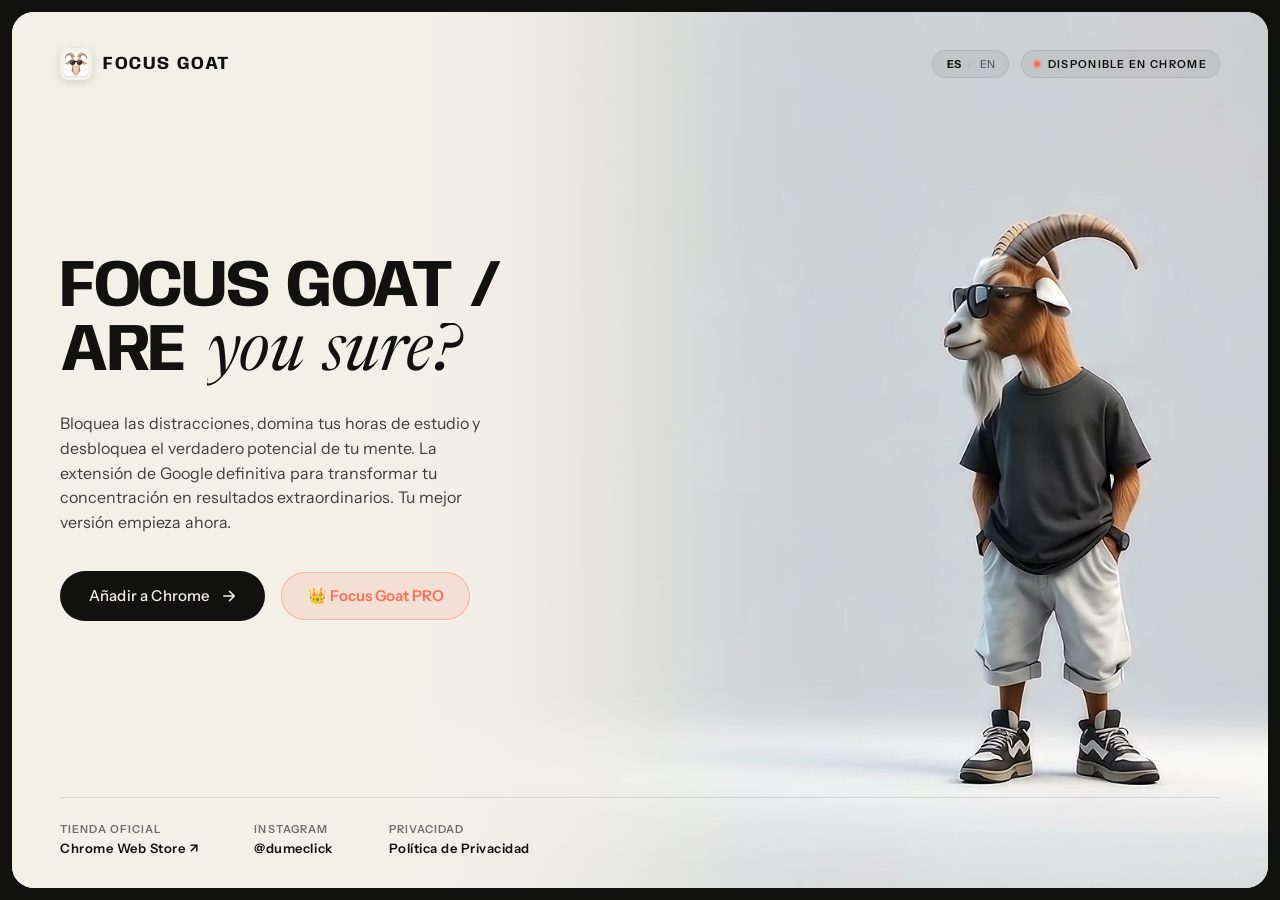
<file: index.html>
<!DOCTYPE html>
<html lang="es">
<head>
  <meta charset="UTF-8">
  <meta name="viewport" content="width=device-width, initial-scale=1.0">
  <title>Focus Goat — Extensión de Google para Concentración y Estudio</title>
  <meta name="description" content="Focus Goat: La extensión de Google definitiva para centrarse estudiando, eliminar distracciones y dominar tu productividad académica.">

  <!-- Fuentes tipográficas -->
  <link rel="preconnect" href="https://fonts.googleapis.com">
  <link rel="preconnect" href="https://fonts.gstatic.com" crossorigin>
  <link rel="stylesheet" href="https://fonts.googleapis.com/css2?family=Instrument+Sans:ital,wdth,wght@0,75..100,400..700&amp;display=swap">
  <link rel="stylesheet" href="https://fonts.googleapis.com/css2?family=Anybody:ital,wdth,wght@0,75..125,400..700&amp;display=swap">
  <link rel="stylesheet" href="https://fonts.googleapis.com/css2?family=Newsreader:ital,wght@1,400&amp;display=swap">

  <link rel="icon" type="image/png" href="media/logo.png">
  <link rel="stylesheet" href="style.css">
</head>
<body>

  <!-- Contenedor exterior con margen de 12px y radio de 22px -->
  <main class="hero-frame" id="hero">

    <!-- Capa multimedia: video en bucle de goat-animacion -->
    <div class="hero-media-container" aria-hidden="true">
      <video
        class="hero-video"
        autoplay
        muted
        loop
        playsinline
        webkit-playsinline
        poster="media/goat-poster.jpg"
        preload="auto"
      >
        <source src="media/goat-animacion.mp4" type="video/mp4">
        <source src="/media/goat-animacion.mp4" type="video/mp4">
      </video>
    </div>

    <!-- Fade marfil localizado exclusivamente detrás del texto izquierdo, sin lavar el resto del video -->
    <div class="hero-fade-scrim" aria-hidden="true"></div>

    <!-- Contenido editorial interactivo -->
    <div class="hero-content">

      <!-- Navegación mínima superior -->
      <header class="section-nav hero-nav">
        <div class="nav-brand">
          <img src="media/logo.png" alt="Focus Goat Logo" class="brand-logo-img">
          <span class="brand-name">FOCUS GOAT</span>
        </div>
        <div class="nav-meta">
          <div class="lang-switcher" role="group" aria-label="Selección de idioma">
            <button type="button" class="lang-btn is-active" data-lang="es">ES</button>
            <span class="lang-divider">/</span>
            <button type="button" class="lang-btn" data-lang="en">EN</button>
          </div>
          <span class="status-indicator">
            <span class="status-dot"></span>
            <span data-i18n="status">DISPONIBLE EN CHROME</span>
          </span>
        </div>
      </header>

      <!-- Bloque principal de texto a la izquierda -->
      <div class="hero-body">
        <div class="hero-editorial-block">
          <h1 class="section-title hero-title" data-stagger-text data-stagger-divide="word" data-stagger-delay="0.15">
            FOCUS GOAT /<br>
            ARE <em>you sure?</em>
          </h1>
          <p class="section-copy hero-description" data-stagger-text data-stagger-divide="word" data-stagger-delay="0.35" data-i18n="description">
            Bloquea las distracciones, domina tus horas de estudio y desbloquea el verdadero potencial de tu mente. La extensión de Google definitiva para transformar tu concentración en resultados extraordinarios. Tu mejor versión empieza ahora.
          </p>
          <div class="hero-actions">
            <a href="https://chromewebstore.google.com/detail/focus-goat-%E2%80%94-focus-study/lanijjkgnmknlfjnjgfflbpaadhdilmf" target="_blank" rel="noopener noreferrer" class="hero-button" id="btnAddToChrome">
              <span data-i18n="cta">Añadir a Chrome</span>
              <svg class="button-arrow" width="14" height="14" viewBox="0 0 14 14" fill="none" xmlns="http://www.w3.org/2000/svg" aria-hidden="true">
                <path d="M1.75 7H12.25M12.25 7L7.5 2.25M12.25 7L7.5 11.75" stroke="currentColor" stroke-width="1.6" stroke-linecap="round" stroke-linejoin="round"/>
              </svg>
            </a>
            <a href="https://oliverrc8.gumroad.com/l/focusgoat?wanted=true" target="_blank" rel="noopener noreferrer" class="hero-button-pro">
              <span>👑 Focus Goat PRO</span>
            </a>
          </div>
        </div>
      </div>

      <!-- Borde inferior con telemetría y datos técnicos -->
      <footer class="hero-footer section-copy">
        <div class="telemetry-item">
          <span class="telemetry-label" data-i18n="storeLabel">Tienda Oficial</span>
          <a href="https://chromewebstore.google.com/detail/focus-goat-%E2%80%94-focus-study/lanijjkgnmknlfjnjgfflbpaadhdilmf" target="_blank" rel="noopener noreferrer" class="telemetry-value" style="text-decoration: none; color: inherit;" data-i18n="storeStatus">Chrome Web Store ↗</a>
        </div>
        <div class="telemetry-item">
          <span class="telemetry-label">Instagram</span>
          <a href="https://instagram.com/dumeclick" target="_blank" rel="noopener noreferrer" class="telemetry-value" style="text-decoration: none; color: inherit;">@dumeclick</a>
        </div>
        <div class="telemetry-item">
          <span class="telemetry-label" data-i18n="privacyLabel">Privacidad</span>
          <a href="privacy.html" class="telemetry-value" style="text-decoration: none; color: inherit;" data-i18n="privacyLink">Política de Privacidad</a>
        </div>
      </footer>

    </div>
  </main>

  <script src="script.js"></script>
</body>
</html>
</file>
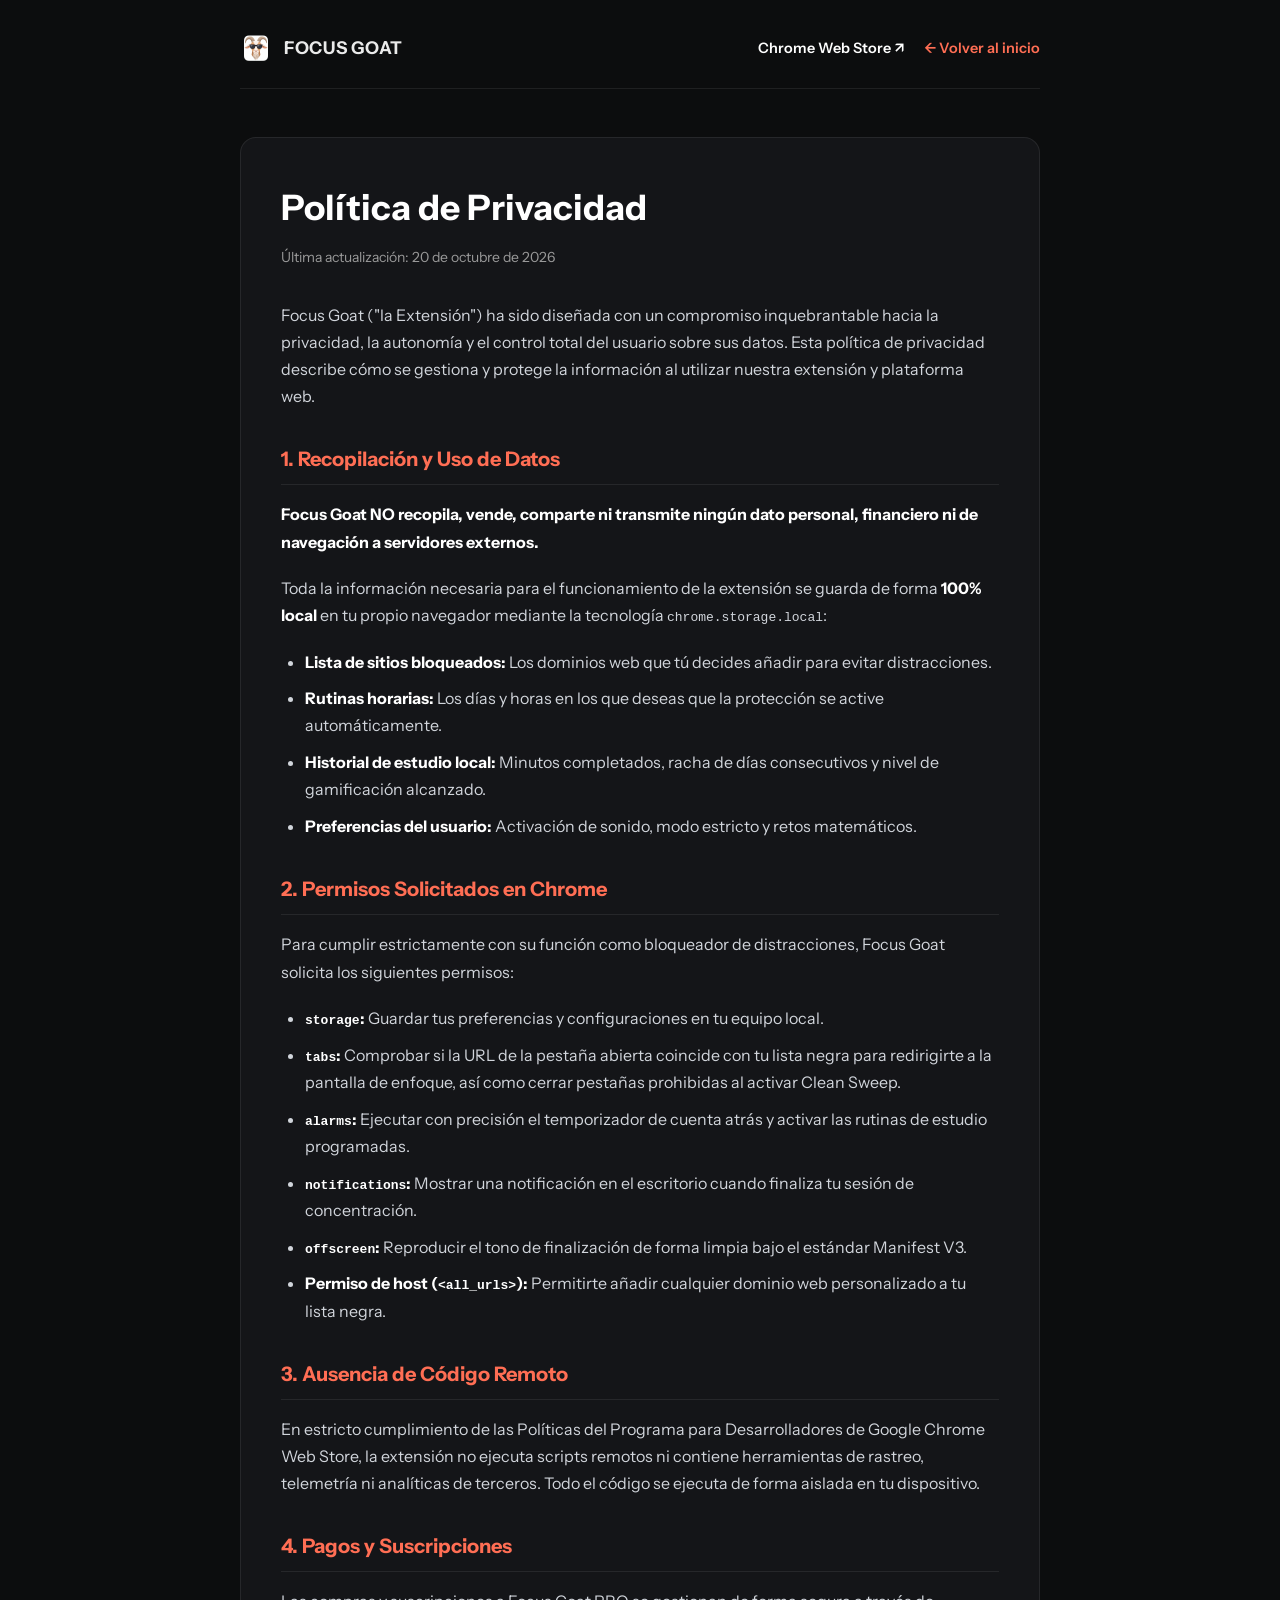
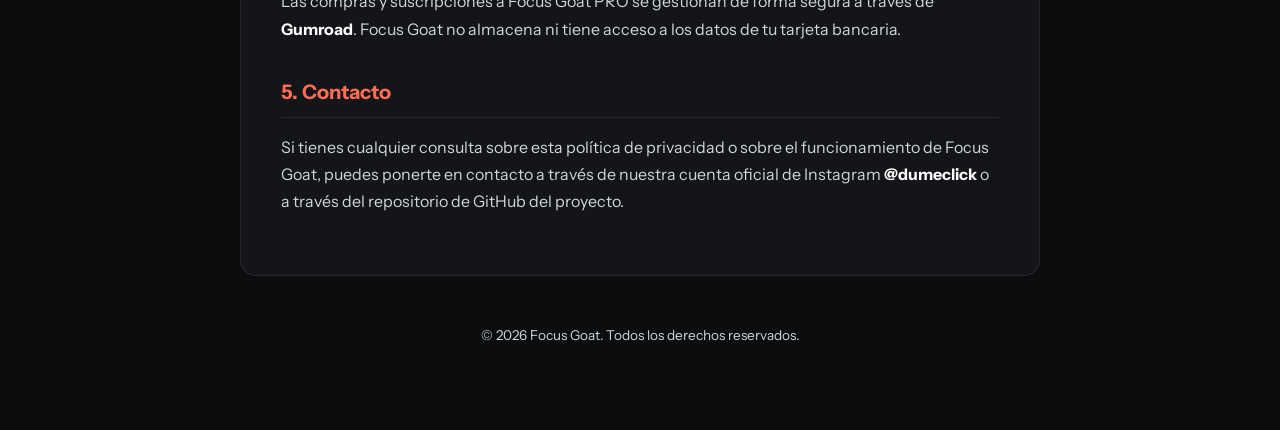
<file: privacy.html>
<!DOCTYPE html>
<html lang="es">
<head>
  <meta charset="UTF-8">
  <meta name="viewport" content="width=device-width, initial-scale=1.0">
  <title>Política de Privacidad — Focus Goat</title>
  <meta name="description" content="Política de privacidad oficial de Focus Goat.">

  <!-- Fuentes tipográficas -->
  <link rel="preconnect" href="https://fonts.googleapis.com">
  <link rel="preconnect" href="https://fonts.gstatic.com" crossorigin>
  <link rel="stylesheet" href="https://fonts.googleapis.com/css2?family=Instrument+Sans:wght@400;500;600;700&family=Newsreader:ital,wght@1,400&display=swap">
  <link rel="icon" type="image/png" href="media/logo.png">

  <style>
    :root {
      --bg: #0c0d0e;
      --card-bg: #141518;
      --border: rgba(255, 255, 255, 0.08);
      --text: #eaeaea;
      --text-muted: #999;
      --accent: #ff6e54;
      --font-body: 'Instrument Sans', -apple-system, BlinkMacSystemFont, sans-serif;
      --font-serif: 'Newsreader', serif;
    }

    * {
      box-sizing: border-box;
      margin: 0;
      padding: 0;
    }

    body {
      background-color: var(--bg);
      color: var(--text);
      font-family: var(--font-body);
      line-height: 1.7;
      padding: 2rem 1rem 4rem;
    }

    .container {
      max-width: 800px;
      margin: 0 auto;
    }

    .header-nav {
      display: flex;
      align-items: center;
      justify-content: space-between;
      margin-bottom: 3rem;
      padding-bottom: 1.5rem;
      border-bottom: 1px solid var(--border);
    }

    .brand {
      display: flex;
      align-items: center;
      gap: 0.75rem;
      text-decoration: none;
      color: var(--text);
      font-weight: 700;
      font-size: 1.1rem;
      letter-spacing: 0.04em;
    }

    .brand img {
      width: 32px;
      height: 32px;
      object-fit: contain;
    }

    .btn-back {
      color: var(--accent);
      text-decoration: none;
      font-size: 0.9rem;
      font-weight: 600;
      display: inline-flex;
      align-items: center;
      gap: 0.35rem;
      transition: opacity 0.2s ease;
    }

    .btn-back:hover {
      opacity: 0.8;
    }

    .privacy-card {
      background: var(--card-bg);
      border: 1px solid var(--border);
      border-radius: 16px;
      padding: 2.5rem;
    }

    @media (max-width: 600px) {
      body {
        padding: 1.25rem 0.75rem 3rem;
      }
      .privacy-card {
        padding: 1.5rem 1.15rem;
        border-radius: 14px;
      }
      h1 {
        font-size: 1.75rem;
      }
      .header-nav {
        margin-bottom: 1.75rem;
      }
    }

    h1 {
      font-size: 2.2rem;
      font-weight: 700;
      margin-bottom: 0.5rem;
      color: #fff;
    }

    .last-updated {
      color: var(--text-muted);
      font-size: 0.875rem;
      margin-bottom: 2rem;
      display: block;
    }

    h2 {
      font-size: 1.25rem;
      margin: 2rem 0 1rem;
      color: var(--accent);
      border-bottom: 1px solid var(--border);
      padding-bottom: 0.5rem;
    }

    p {
      margin-bottom: 1.2rem;
      color: #d1d5db;
    }

    ul {
      margin-bottom: 1.5rem;
      padding-left: 1.5rem;
    }

    li {
      margin-bottom: 0.6rem;
      color: #d1d5db;
    }

    strong {
      color: #fff;
    }

    .footer {
      text-align: center;
      margin-top: 3rem;
      color: var(--text-muted);
      font-size: 0.85rem;
    }
  </style>
</head>
<body>

  <div class="container">
    <header class="header-nav">
      <a href="index.html" class="brand">
        <img src="media/logo.png" alt="Focus Goat Logo">
        <span>FOCUS GOAT</span>
      </a>
      <div style="display: flex; gap: 1.25rem; align-items: center; flex-wrap: wrap;">
        <a href="https://chromewebstore.google.com/detail/focus-goat-%E2%80%94-focus-study/lanijjkgnmknlfjnjgfflbpaadhdilmf" target="_blank" rel="noopener noreferrer" class="btn-back" style="color: #fff;">Chrome Web Store ↗</a>
        <a href="index.html" class="btn-back">← Volver al inicio</a>
      </div>
    </header>

    <main class="privacy-card">
      <h1>Política de Privacidad</h1>
      <span class="last-updated">Última actualización: 20 de octubre de 2026</span>

      <p>Focus Goat ("la Extensión") ha sido diseñada con un compromiso inquebrantable hacia la privacidad, la autonomía y el control total del usuario sobre sus datos. Esta política de privacidad describe cómo se gestiona y protege la información al utilizar nuestra extensión y plataforma web.</p>

      <h2>1. Recopilación y Uso de Datos</h2>
      <p><strong>Focus Goat NO recopila, vende, comparte ni transmite ningún dato personal, financiero ni de navegación a servidores externos.</strong></p>
      <p>Toda la información necesaria para el funcionamiento de la extensión se guarda de forma <strong>100% local</strong> en tu propio navegador mediante la tecnología <code>chrome.storage.local</code>:</p>
      <ul>
        <li><strong>Lista de sitios bloqueados:</strong> Los dominios web que tú decides añadir para evitar distracciones.</li>
        <li><strong>Rutinas horarias:</strong> Los días y horas en los que deseas que la protección se active automáticamente.</li>
        <li><strong>Historial de estudio local:</strong> Minutos completados, racha de días consecutivos y nivel de gamificación alcanzado.</li>
        <li><strong>Preferencias del usuario:</strong> Activación de sonido, modo estricto y retos matemáticos.</li>
      </ul>

      <h2>2. Permisos Solicitados en Chrome</h2>
      <p>Para cumplir estrictamente con su función como bloqueador de distracciones, Focus Goat solicita los siguientes permisos:</p>
      <ul>
        <li><strong><code>storage</code>:</strong> Guardar tus preferencias y configuraciones en tu equipo local.</li>
        <li><strong><code>tabs</code>:</strong> Comprobar si la URL de la pestaña abierta coincide con tu lista negra para redirigirte a la pantalla de enfoque, así como cerrar pestañas prohibidas al activar Clean Sweep.</li>
        <li><strong><code>alarms</code>:</strong> Ejecutar con precisión el temporizador de cuenta atrás y activar las rutinas de estudio programadas.</li>
        <li><strong><code>notifications</code>:</strong> Mostrar una notificación en el escritorio cuando finaliza tu sesión de concentración.</li>
        <li><strong><code>offscreen</code>:</strong> Reproducir el tono de finalización de forma limpia bajo el estándar Manifest V3.</li>
        <li><strong>Permiso de host (<code>&lt;all_urls&gt;</code>):</strong> Permitirte añadir cualquier dominio web personalizado a tu lista negra.</li>
      </ul>

      <h2>3. Ausencia de Código Remoto</h2>
      <p>En estricto cumplimiento de las Políticas del Programa para Desarrolladores de Google Chrome Web Store, la extensión no ejecuta scripts remotos ni contiene herramientas de rastreo, telemetría ni analíticas de terceros. Todo el código se ejecuta de forma aislada en tu dispositivo.</p>

      <h2>4. Pagos y Suscripciones</h2>
      <p>Las compras y suscripciones a Focus Goat PRO se gestionan de forma segura a través de <strong>Gumroad</strong>. Focus Goat no almacena ni tiene acceso a los datos de tu tarjeta bancaria.</p>

      <h2>5. Contacto</h2>
      <p>Si tienes cualquier consulta sobre esta política de privacidad o sobre el funcionamiento de Focus Goat, puedes ponerte en contacto a través de nuestra cuenta oficial de Instagram <strong>@dumeclick</strong> o a través del repositorio de GitHub del proyecto.</p>
    </main>

    <footer class="footer">
      <p>© 2026 Focus Goat. Todos los derechos reservados.</p>
    </footer>
  </div>

</body>
</html>
</file>
<file: style.css>
/* ==========================================================================
   GLASSLINE — SISTEMA DE MOVILIDAD SUSPENDIDA
   Campaña de Arquitectura y Transporte Metropolitano
   ========================================================================== */

:root {
  --color-ivory: #F3F0E8;
  --color-ink: #11110F;
  --color-coral: #FF6E54;
  --color-ink-muted: rgba(17, 17, 15, 0.58);
  --color-ink-faint: rgba(17, 17, 15, 0.12);

  --font-body: 'Instrument Sans', -apple-system, BlinkMacSystemFont, "Segoe UI", Roboto, sans-serif;
  --font-title: 'Anybody', -apple-system, BlinkMacSystemFont, sans-serif;
  --font-serif: 'Newsreader', Georgia, serif;

  --frame-margin: 12px;
  --frame-radius: 22px;
}

/* Reset y caja */
*, *::before, *::after {
  box-sizing: border-box;
  margin: 0;
  padding: 0;
}

html, body {
  width: 100%;
  min-height: 100%;
  background-color: var(--color-ink);
  color: var(--color-ink);
  font-family: var(--font-body);
  -webkit-font-smoothing: antialiased;
  -moz-osx-font-smoothing: grayscale;
}

/* Clases solicitadas expresamente en la especificación */
.section-copy, .section-nav {
  font-family: var(--font-body);
}

.section-title {
  font-family: var(--font-title);
}

.section-title em {
  font-family: var(--font-serif);
  font-style: italic;
  font-weight: 400;
  text-transform: lowercase;
  letter-spacing: -0.01em;
}

/* Marco exterior del hero (12px margen, 22px radio) */
.hero-frame {
  position: relative;
  margin: var(--frame-margin);
  min-height: calc(100vh - (var(--frame-margin) * 2));
  min-height: calc(100dvh - (var(--frame-margin) * 2));
  border-radius: var(--frame-radius);
  background-color: var(--color-ivory);
  overflow: hidden;
  display: flex;
  flex-direction: column;
}

/* Contenedor del video y poster estático */
.hero-media-container {
  position: absolute;
  inset: 0;
  width: 100%;
  height: 100%;
  z-index: 1;
  pointer-events: none;
  overflow: hidden;
}

.hero-video {
  position: absolute;
  top: 0;
  right: 0;
  width: 100%;
  height: 100%;
  object-fit: cover;
  object-position: 84% center;
  display: block;
}

.hero-poster {
  position: absolute;
  top: 0;
  right: 0;
  width: 100%;
  height: 100%;
  object-fit: cover;
  object-position: center right;
  display: none;
}

/* Fade marfil localizado detrás del texto sin lavar el resto del video */
.hero-fade-scrim {
  position: absolute;
  inset: 0;
  z-index: 2;
  pointer-events: none;
  background: linear-gradient(
    to right,
    #F3F0E8 0%,
    #F3F0E8 30%,
    rgba(243, 240, 232, 0.95) 38%,
    rgba(243, 240, 232, 0.6) 48%,
    rgba(243, 240, 232, 0.15) 58%,
    rgba(243, 240, 232, 0) 66%
  );
}

/* Capa de contenido editorial */
.hero-content {
  position: relative;
  z-index: 3;
  display: flex;
  flex-direction: column;
  justify-content: space-between;
  min-height: inherit;
  flex: 1;
  padding: 2.25rem 3rem 2rem 3rem;
}

/* 1. Navegación mínima arriba */
.hero-nav {
  display: flex;
  justify-content: space-between;
  align-items: center;
  width: 100%;
}

.nav-brand {
  display: flex;
  align-items: center;
  gap: 0.7rem;
}

.brand-logo-img {
  width: 32px;
  height: 32px;
  border-radius: 8px;
  object-fit: cover;
  box-shadow: 0 2px 8px rgba(17, 17, 15, 0.15);
  display: block;
}

.brand-name {
  font-family: var(--font-title);
  font-weight: 700;
  font-size: 1.125rem;
  letter-spacing: 0.08em;
  color: var(--color-ink);
}

.nav-meta {
  display: flex;
  align-items: center;
  gap: 0.75rem;
}

.lang-switcher {
  display: inline-flex;
  align-items: center;
  gap: 0.15rem;
  padding: 0.25rem 0.55rem;
  background: rgba(17, 17, 15, 0.05);
  border: 1px solid rgba(17, 17, 15, 0.08);
  border-radius: 999px;
  font-size: 0.6875rem;
  letter-spacing: 0.06em;
}

.lang-btn {
  background: none;
  border: none;
  padding: 0.1rem 0.3rem;
  cursor: pointer;
  font-family: var(--font-body);
  font-size: inherit;
  font-weight: 500;
  color: var(--color-ink-muted);
  border-radius: 4px;
  transition: color 0.15s ease;
}

.lang-btn:hover {
  color: var(--color-ink);
}

.lang-btn.is-active {
  color: var(--color-ink);
  font-weight: 700;
}

.lang-divider {
  color: var(--color-ink-faint);
  font-size: 0.6rem;
  user-select: none;
}

.status-indicator {
  display: inline-flex;
  align-items: center;
  gap: 0.45rem;
  font-size: 0.6875rem;
  font-weight: 600;
  letter-spacing: 0.12em;
  text-transform: uppercase;
  color: var(--color-ink);
  background: rgba(17, 17, 15, 0.05);
  border: 1px solid rgba(17, 17, 15, 0.08);
  padding: 0.35rem 0.75rem;
  border-radius: 999px;
}

.status-dot {
  width: 6px;
  height: 6px;
  border-radius: 50%;
  background-color: var(--color-coral);
  box-shadow: 0 0 0 2px rgba(255, 110, 84, 0.25);
  display: inline-block;
}

/* 2. Cuerpo y bloque de texto negro a la izquierda */
.hero-body {
  display: flex;
  align-items: center;
  flex: 1;
  padding: 3rem 0;
}

.hero-editorial-block {
  max-width: 580px;
  text-align: left;
}

.hero-eyebrow {
  display: inline-block;
  font-family: var(--font-body);
  font-size: 0.75rem;
  font-weight: 600;
  letter-spacing: 0.16em;
  text-transform: uppercase;
  color: var(--color-coral);
  margin-bottom: 1.15rem;
}

.hero-title {
  font-size: clamp(2.75rem, 5.2vw, 4.85rem);
  font-weight: 700;
  line-height: 0.96;
  letter-spacing: -0.035em;
  text-transform: uppercase;
  color: var(--color-ink);
  margin-bottom: 1.5rem;
}

.hero-title em {
  font-family: var(--font-serif);
  font-style: italic;
  font-weight: 400;
  text-transform: lowercase;
  letter-spacing: -0.01em;
  padding-left: 0.08em;
  padding-right: 0.22em; /* Previene recorte de la inclinación cursiva y del signo ? */
  display: inline-block;
}

.hero-description {
  font-size: clamp(1rem, 1.25vw, 1.125rem);
  line-height: 1.55;
  color: rgba(17, 17, 15, 0.8);
  max-width: 440px;
  margin-bottom: 2.25rem;
}

/* Botón negro "Ver el trayecto" */
.hero-actions {
  display: flex;
  align-items: center;
}

.hero-button {
  display: inline-flex;
  align-items: center;
  gap: 0.75rem;
  background-color: var(--color-ink);
  color: var(--color-ivory);
  font-family: var(--font-body);
  font-size: 0.9375rem;
  font-weight: 500;
  letter-spacing: 0.01em;
  text-decoration: none;
  padding: 0.9rem 1.75rem;
  border-radius: 999px;
  transition: transform 0.2s cubic-bezier(0.16, 1, 0.3, 1),
              background-color 0.2s ease,
              box-shadow 0.2s ease;
  cursor: pointer;
  border: 1px solid transparent;
}

.hero-button:hover {
  background-color: #242421;
  transform: translateY(-1px);
  box-shadow: 0 8px 20px -4px rgba(17, 17, 15, 0.2);
}

.hero-button:active {
  transform: translateY(0);
}

.button-arrow {
  transition: transform 0.2s ease;
}

.hero-button:hover .button-arrow {
  transform: translateX(3px);
}

.hero-actions {
  display: flex;
  align-items: center;
  gap: 1rem;
  flex-wrap: wrap;
}

.hero-button-pro {
  display: inline-flex;
  align-items: center;
  gap: 0.5rem;
  background-color: rgba(255, 110, 84, 0.12);
  color: #ff6e54;
  border: 1px solid rgba(255, 110, 84, 0.4);
  font-family: var(--font-body);
  font-size: 0.9375rem;
  font-weight: 600;
  padding: 0.85rem 1.6rem;
  border-radius: 999px;
  text-decoration: none;
  transition: all 0.2s ease;
}

.hero-button-pro:hover {
  background-color: #ff6e54;
  color: #ffffff;
  transform: translateY(-1px);
  box-shadow: 0 8px 20px -4px rgba(255, 110, 84, 0.35);
}

/* 3. Borde inferior: telemetría (ruta, velocidad, edición) */
.hero-footer {
  display: grid;
  grid-template-columns: repeat(3, minmax(0, auto));
  justify-content: start;
  gap: 3.5rem;
  padding-top: 1.5rem;
  border-top: 1px solid var(--color-ink-faint);
  width: 100%;
}

.telemetry-item {
  display: flex;
  flex-direction: column;
  gap: 0.25rem;
  text-align: left;
}

.telemetry-label {
  font-size: 0.6875rem;
  font-weight: 600;
  letter-spacing: 0.1em;
  text-transform: uppercase;
  color: var(--color-ink-muted);
}

.telemetry-value {
  font-size: 0.8125rem;
  font-weight: 600;
  letter-spacing: 0.04em;
  color: var(--color-ink);
}

/* ==========================================================================
   ADAPTACIÓN RESPONSIVA MULTIDISPOSITIVO (TABLETS, MÓVILES Y LANDSCAPE)
   ========================================================================== */

/* 1. TABLETS (iPad, Android Tablets, pantallas medianas: 769px a 1024px) */
@media (min-width: 769px) and (max-width: 1024px) {
  :root {
    --frame-margin: 10px;
    --frame-radius: 20px;
  }

  .hero-video {
    object-position: 84% center;
  }

  .hero-content {
    padding: 2.25rem 2.5rem 2rem 2.5rem;
  }

  .hero-editorial-block {
    max-width: 440px;
  }

  .hero-title {
    font-size: clamp(2.4rem, 4.8vw, 3.2rem);
    line-height: 1.05;
    margin-bottom: 1.15rem;
  }

  .hero-description {
    font-size: 1.025rem;
    line-height: 1.55;
    max-width: 440px;
    margin-bottom: 1.75rem;
  }

  .hero-actions {
    display: flex;
    flex-direction: row;
    align-items: center;
    gap: 1rem;
    flex-wrap: wrap;
  }

  .hero-button,
  .hero-button-pro {
    padding: 0.85rem 1.5rem;
    font-size: 0.9375rem;
  }

  /* Fade equilibrado para tablets: deja visible a la cabra a la derecha */
  .hero-fade-scrim {
    background: linear-gradient(
      to right,
      #F3F0E8 0%,
      #F3F0E8 34%,
      rgba(243, 240, 232, 0.88) 46%,
      rgba(243, 240, 232, 0.45) 58%,
      rgba(243, 240, 232, 0.08) 70%,
      rgba(243, 240, 232, 0) 80%
    );
  }

  .hero-footer {
    grid-template-columns: repeat(3, minmax(0, auto));
    gap: 2.5rem;
  }

  .install-modal-card {
    max-width: 500px;
    padding: 2rem;
  }
}

/* 2. MÓVILES Y PHABLETS (Pantallas hasta 768px) */
@media (max-width: 768px) {
  :root {
    --frame-margin: 8px;
    --frame-radius: 18px;
  }

  .hero-frame {
    overflow-y: auto;
    -webkit-overflow-scrolling: touch;
    height: auto;
    min-height: calc(100vh - 16px);
    min-height: calc(100dvh - 16px);
    display: flex;
    flex-direction: column;
  }

  .hero-content {
    min-height: calc(100dvh - 16px);
    display: flex;
    flex-direction: column;
    justify-content: space-between;
    padding: max(1.15rem, env(safe-area-inset-top)) max(1.1rem, env(safe-area-inset-right)) max(1.15rem, env(safe-area-inset-bottom)) max(1.1rem, env(safe-area-inset-left));
    gap: 1.25rem;
  }

  .hero-nav {
    display: flex;
    align-items: center;
    justify-content: space-between;
    width: 100%;
    margin-bottom: 0.5rem;
    padding-bottom: 0.5rem;
    gap: 0.75rem;
  }

  .brand-logo-img {
    width: 30px;
    height: 30px;
  }

  .brand-name {
    font-size: 0.95rem;
    letter-spacing: 0.03em;
  }

  .nav-meta {
    display: flex;
    align-items: center;
    gap: 0.65rem;
  }

  .status-indicator {
    font-size: 0.625rem;
    padding: 0.25rem 0.55rem;
  }

  .hero-body {
    padding: 0.75rem 0 1.25rem 0;
    align-items: flex-start;
    flex: 1 0 auto;
  }

  .hero-editorial-block {
    text-align: left;
    max-width: 100%;
  }

  .hero-title {
    font-size: clamp(2.1rem, 7.8vw, 2.75rem);
    line-height: 1.06;
    letter-spacing: -0.02em;
    margin-bottom: 0.85rem;
    word-break: break-word;
  }

  .hero-description {
    font-size: 0.95rem;
    line-height: 1.55;
    margin-bottom: 1.35rem;
    color: rgba(17, 17, 15, 0.75);
    max-width: 100%;
  }

  .hero-actions {
    display: flex;
    flex-direction: column;
    width: 100%;
    max-width: 340px;
    gap: 0.75rem;
  }

  .hero-button,
  .hero-button-pro {
    width: 100%;
    max-width: 100%;
    justify-content: center;
    text-align: center;
    padding: 0.85rem 1.4rem;
    font-size: 0.9375rem;
    min-height: 48px;
    box-sizing: border-box;
  }

  .hero-video {
    object-position: 84% 65%;
  }

  /* Fade vertical en móvil para asegurar 100% de contraste de lectura sobre el video */
  .hero-fade-scrim {
    background: linear-gradient(
      to bottom,
      rgba(243, 240, 232, 0.98) 0%,
      rgba(243, 240, 232, 0.92) 28%,
      rgba(243, 240, 232, 0.55) 42%,
      rgba(243, 240, 232, 0.08) 55%,
      rgba(243, 240, 232, 0.04) 75%,
      rgba(243, 240, 232, 0.5) 90%,
      rgba(243, 240, 232, 0.92) 100%
    );
  }

  .hero-footer {
    display: flex;
    flex-direction: row;
    flex-wrap: wrap;
    justify-content: space-between;
    align-items: center;
    gap: 0.75rem 1.5rem;
    padding-top: 1rem;
    margin-top: auto;
    border-top: 1px solid var(--color-ink-faint);
    width: 100%;
  }

  .telemetry-item {
    display: flex;
    flex-direction: column;
    gap: 0.15rem;
  }

  .telemetry-label {
    font-size: 0.65rem;
    letter-spacing: 0.05em;
    color: var(--color-ink-muted);
  }

  .telemetry-value {
    font-size: 0.8125rem;
    color: var(--color-ink);
  }

  /* Modal de instalación adaptado a pantallas táctiles */
  .install-modal {
    padding: 0.75rem;
  }

  .install-modal-card {
    padding: 1.5rem 1.25rem;
    max-height: 86dvh;
    overflow-y: auto;
    -webkit-overflow-scrolling: touch;
    width: 100%;
    max-width: 440px;
    border-radius: 18px;
    gap: 1rem;
  }

  .modal-title {
    font-size: 1.25rem;
  }

  .modal-footer {
    display: flex;
    flex-direction: column;
    align-items: stretch;
    gap: 0.65rem;
  }

  .modal-action-btn {
    width: 100%;
    text-align: center;
    padding: 0.85rem;
    font-size: 0.875rem;
  }
}

/* 3. MÓVILES COMPACTOS (iPhone SE, Galaxy A, pantallas <= 400px) */
@media (max-width: 400px) {
  :root {
    --frame-margin: 6px;
    --frame-radius: 14px;
  }

  .hero-video {
    object-position: 84% 65%;
  }

  .hero-fade-scrim {
    background: linear-gradient(
      to bottom,
      rgba(243, 240, 232, 0.98) 0%,
      rgba(243, 240, 232, 0.94) 30%,
      rgba(243, 240, 232, 0.6) 42%,
      rgba(243, 240, 232, 0.08) 52%,
      rgba(243, 240, 232, 0.04) 76%,
      rgba(243, 240, 232, 0.6) 90%,
      rgba(243, 240, 232, 0.92) 100%
    );
  }

  .hero-content {
    padding: 0.95rem 0.85rem;
  }

  .hero-title {
    font-size: clamp(1.8rem, 7.8vw, 2.25rem);
    margin-bottom: 0.65rem;
  }

  .hero-description {
    font-size: 0.875rem;
    line-height: 1.5;
    margin-bottom: 1.15rem;
  }

  .hero-actions {
    max-width: 100%;
  }

  .hero-button,
  .hero-button-pro {
    font-size: 0.875rem;
    padding: 0.75rem 1.15rem;
    min-height: 44px;
  }

  .hero-footer {
    gap: 0.65rem 1rem;
  }

  .install-modal-card {
    padding: 1.25rem 1rem;
  }
}

/* 4. DISPOSITIVOS EN ORIENTACIÓN HORIZONTAL / LANDSCAPE (Altura reducida <= 560px) */
@media (orientation: landscape) and (max-height: 560px) {
  .hero-frame {
    overflow-y: auto;
    -webkit-overflow-scrolling: touch;
    height: auto;
    min-height: calc(100vh - 12px);
    min-height: calc(100dvh - 12px);
  }

  .hero-video {
    object-position: 84% center;
  }

  .hero-content {
    min-height: auto;
    padding: 1rem 1.5rem;
    gap: 0.85rem;
  }

  .hero-body {
    padding: 0.5rem 0;
  }

  .hero-editorial-block {
    max-width: 500px;
  }

  .hero-title {
    font-size: clamp(1.6rem, 5.2vh, 2.1rem);
    margin-bottom: 0.4rem;
  }

  .hero-description {
    font-size: 0.875rem;
    line-height: 1.45;
    margin-bottom: 0.85rem;
  }

  .hero-actions {
    flex-direction: row;
    max-width: none;
    gap: 0.75rem;
  }

  .hero-button,
  .hero-button-pro {
    width: auto;
    min-height: 42px;
    padding: 0.65rem 1.25rem;
  }

  .hero-footer {
    display: flex;
    flex-direction: row;
    justify-content: flex-start;
    gap: 2rem;
    padding-top: 0.65rem;
  }

  .hero-fade-scrim {
    background: linear-gradient(
      to right,
      #F3F0E8 0%,
      #F3F0E8 45%,
      rgba(243, 240, 232, 0.95) 58%,
      rgba(243, 240, 232, 0.6) 72%,
      rgba(243, 240, 232, 0) 86%
    );
  }

  .install-modal-card {
    max-height: 94vh;
    padding: 1.25rem 1.5rem;
    gap: 0.75rem;
  }
}

/* ==========================================================================
   STAGGER TEXT ANIMATION (VengeanceUI / framer-motion recreation)
   ========================================================================== */
.stagger-mask {
  display: inline-block;
  overflow: hidden;
  position: relative;
  vertical-align: top;
  line-height: inherit;
  padding-right: 0.1em;
  margin-right: -0.05em;
}

.stagger-item {
  display: inline-block;
  will-change: transform, opacity;
  transform: translateY(115%);
  opacity: 0;
  transition: transform 0.6s cubic-bezier(0.22, 1, 0.36, 1),
              opacity 0.6s cubic-bezier(0.22, 1, 0.36, 1);
}

.stagger-mask.is-visible .stagger-item {
  transform: translateY(0%);
  opacity: 1;
}

/* ==========================================================================
   MODAL GUÍA DE INSTALACIÓN RÁPIDA
   ========================================================================== */
.install-modal {
  position: absolute;
  inset: 0;
  z-index: 50;
  display: flex;
  align-items: center;
  justify-content: center;
  padding: 1.5rem;
  transition: opacity 0.25s cubic-bezier(0.16, 1, 0.3, 1),
              visibility 0.25s cubic-bezier(0.16, 1, 0.3, 1);
}

.install-modal.hidden {
  opacity: 0;
  visibility: hidden;
  pointer-events: none;
}

.install-modal-backdrop {
  position: absolute;
  inset: 0;
  background: rgba(17, 17, 15, 0.65);
  backdrop-filter: blur(8px);
}

.install-modal-card {
  position: relative;
  z-index: 2;
  background: var(--color-ivory);
  border-radius: 20px;
  padding: 2.25rem 2.5rem;
  max-width: 540px;
  width: 100%;
  box-shadow: 0 25px 50px -12px rgba(0, 0, 0, 0.35);
  display: flex;
  flex-direction: column;
  gap: 1.25rem;
  border: 1px solid rgba(255, 255, 255, 0.4);
}

.modal-close {
  position: absolute;
  top: 1rem;
  right: 1.25rem;
  background: none;
  border: none;
  font-size: 1.75rem;
  line-height: 1;
  color: var(--color-ink-muted);
  cursor: pointer;
  padding: 0.2rem;
  border-radius: 4px;
}

.modal-close:hover {
  color: var(--color-ink);
}

.modal-top-row {
  display: flex;
  align-items: center;
  gap: 0.85rem;
}

.modal-logo-img {
  width: 44px;
  height: 44px;
  border-radius: 12px;
  object-fit: cover;
  box-shadow: 0 4px 12px rgba(17, 17, 15, 0.18);
  display: block;
}

.modal-badge {
  display: inline-block;
  align-self: flex-start;
  font-size: 0.65rem;
  font-weight: 700;
  letter-spacing: 0.12em;
  color: var(--color-coral);
  background: rgba(255, 110, 84, 0.1);
  padding: 0.25rem 0.65rem;
  border-radius: 999px;
  border: 1px solid rgba(255, 110, 84, 0.25);
}

.modal-title {
  font-family: var(--font-title);
  font-size: 1.45rem;
  font-weight: 700;
  line-height: 1.15;
  color: var(--color-ink);
}

.install-steps {
  display: flex;
  flex-direction: column;
  gap: 0.9rem;
}

.step-item {
  display: flex;
  align-items: flex-start;
  gap: 0.85rem;
}

.step-number {
  width: 26px;
  height: 26px;
  border-radius: 50%;
  background: var(--color-ink);
  color: var(--color-ivory);
  display: flex;
  align-items: center;
  justify-content: center;
  font-size: 0.75rem;
  font-weight: 700;
  flex-shrink: 0;
  margin-top: 0.15rem;
}

.step-content strong {
  display: block;
  font-size: 0.9rem;
  color: var(--color-ink);
  margin-bottom: 0.15rem;
}

.step-content p {
  font-size: 0.8125rem;
  color: var(--color-ink-muted);
  line-height: 1.4;
}

.code-pill {
  font-family: ui-monospace, SFMono-Regular, Menlo, Monaco, Consolas, monospace;
  font-size: 0.75rem;
  background: rgba(17, 17, 15, 0.07);
  padding: 0.15rem 0.45rem;
  border-radius: 4px;
  color: var(--color-ink);
  user-select: all;
}

.modal-footer {
  display: flex;
  align-items: center;
  gap: 1rem;
  padding-top: 0.75rem;
  border-top: 1px solid var(--color-ink-faint);
}

.modal-action-btn {
  padding: 0.7rem 1.4rem;
  background: var(--color-ink);
  color: var(--color-ivory);
  border: none;
  border-radius: 999px;
  font-size: 0.8125rem;
  font-weight: 600;
  cursor: pointer;
  transition: all 0.15s ease;
}

.modal-action-btn:hover {
  background: #000;
  transform: translateY(-1px);
}

.copy-feedback {
  font-size: 0.75rem;
  font-weight: 600;
  color: #16a34a;
  opacity: 0;
  transition: opacity 0.2s ease;
}

.copy-feedback.is-visible {
  opacity: 1;
}

/* ==========================================================================
   ACCESIBILIDAD: PREFERS-REDUCED-MOTION
   "Respeta prefers-reduced-motion"
   ========================================================================== */
@media (prefers-reduced-motion: reduce) {
  .hero-video {
    display: none;
  }

  .hero-poster {
    display: block;
  }

  *, *::before, *::after {
    animation-duration: 0.001ms !important;
    animation-iteration-count: 1 !important;
    transition-duration: 0.001ms !important;
  }
}
</file>
